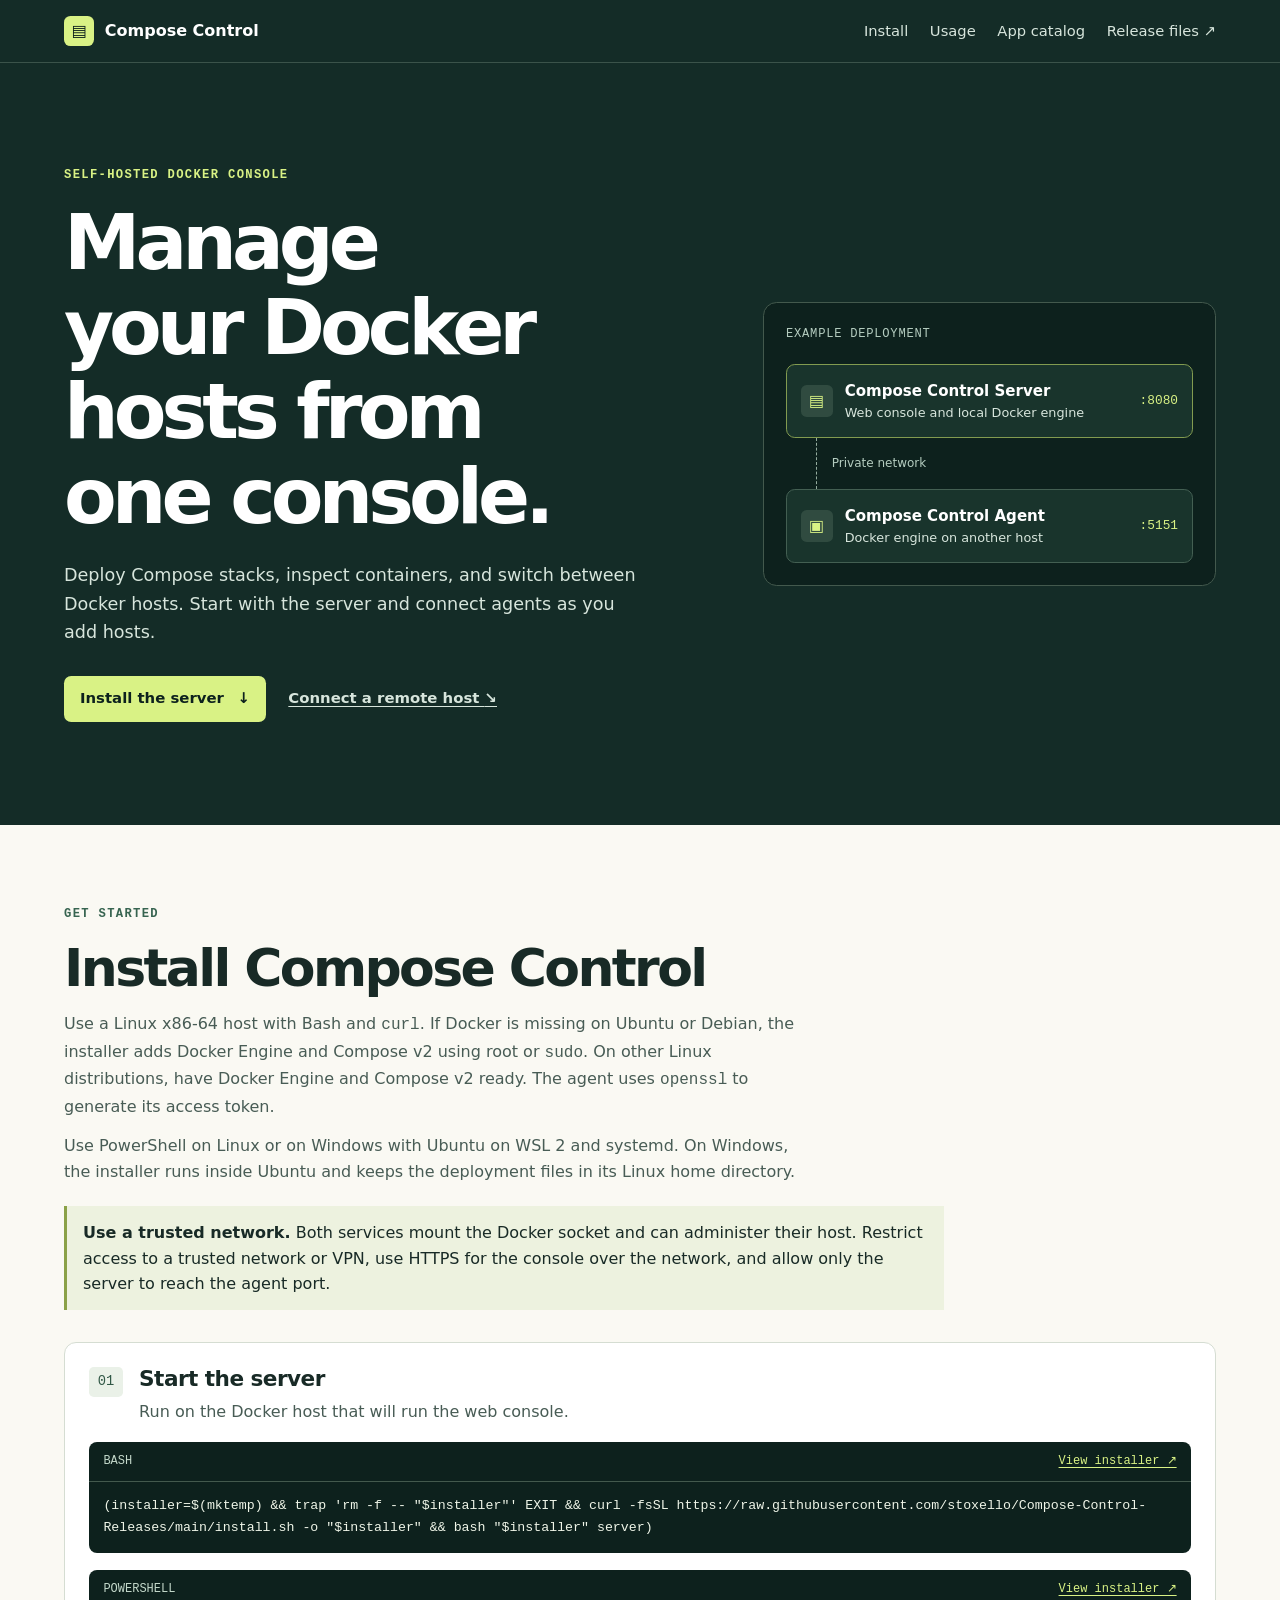
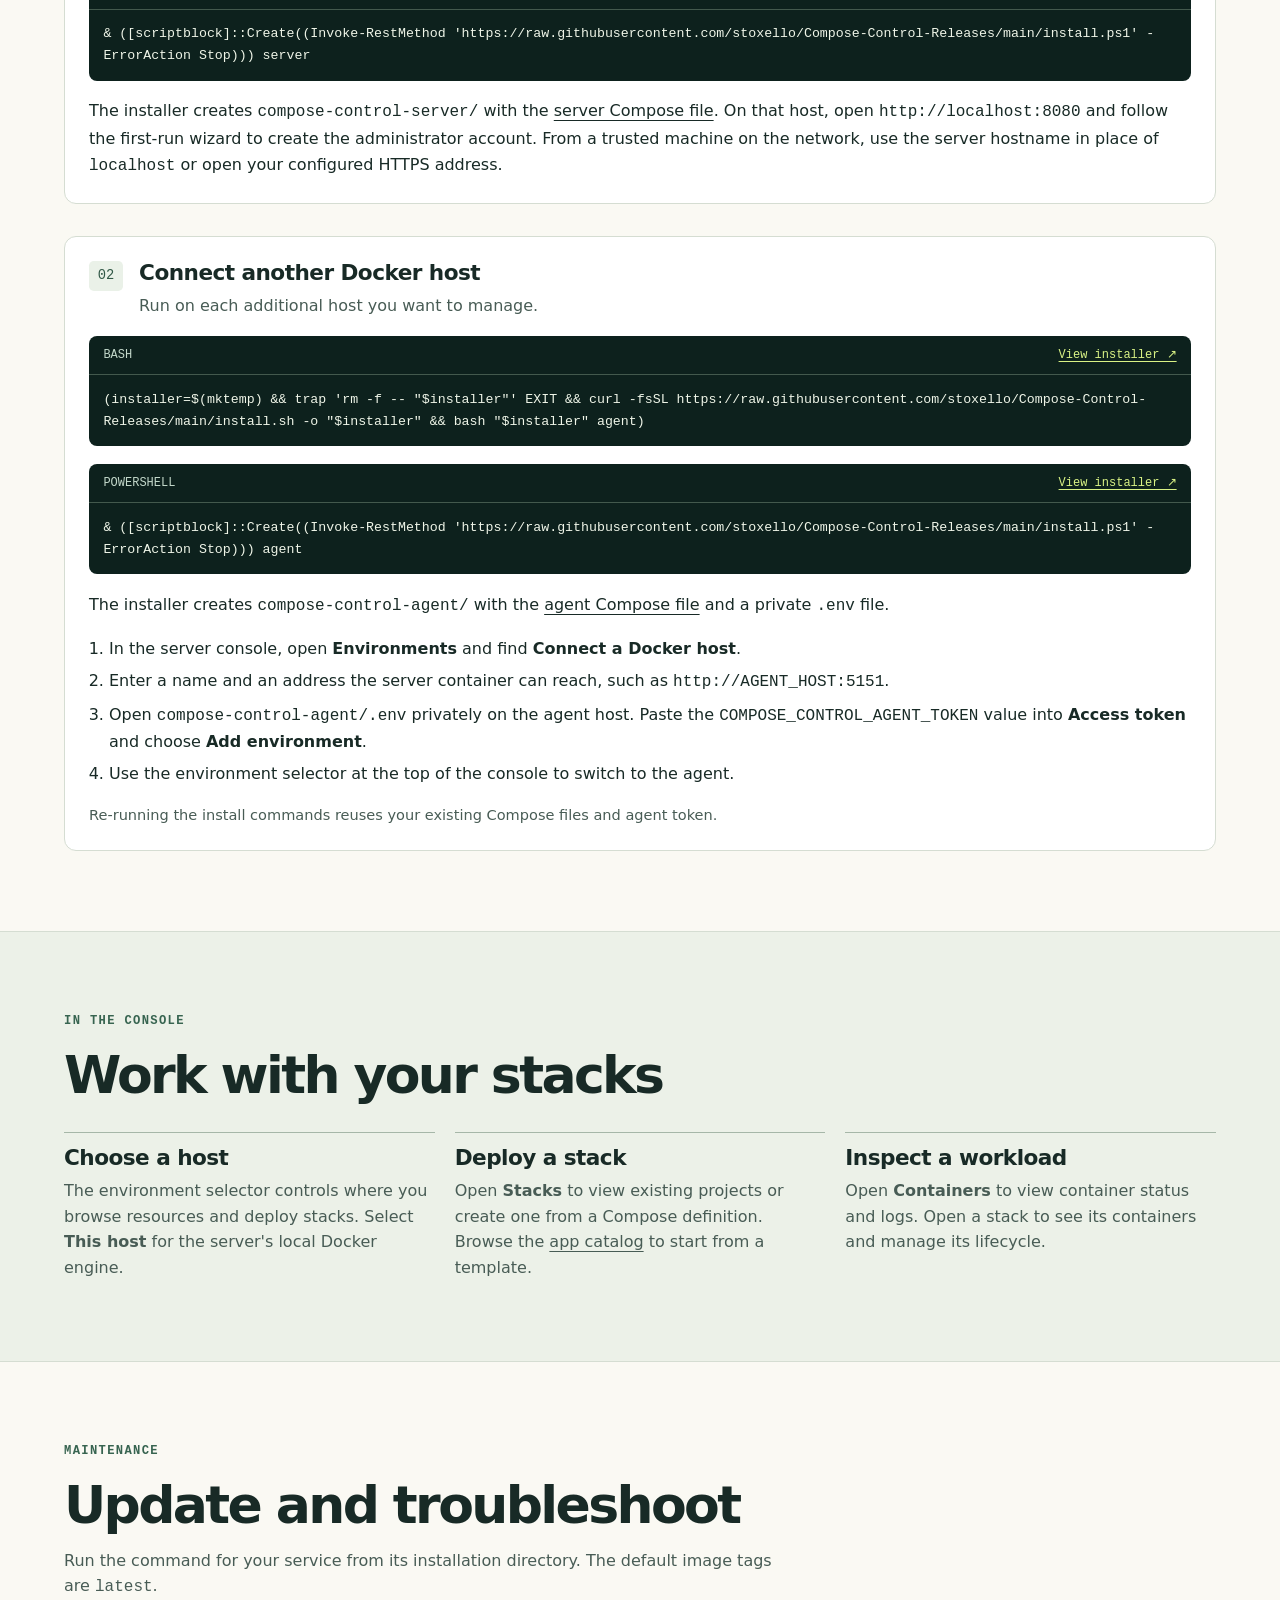
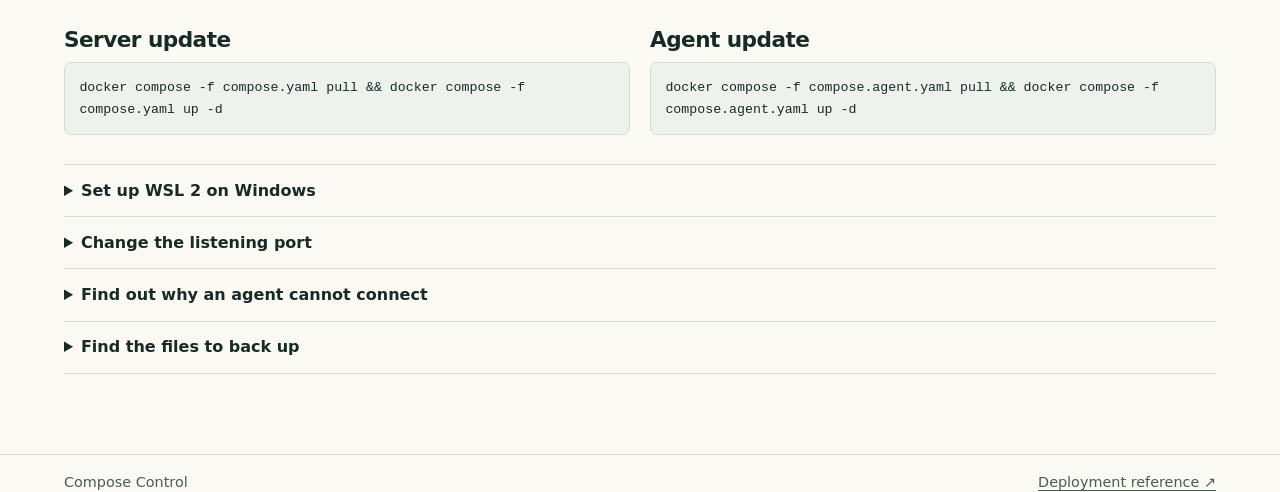
<file: docs/index.html>
<!doctype html>
<html lang="en">
<head>
  <meta charset="utf-8">
  <meta name="viewport" content="width=device-width, initial-scale=1">
  <meta name="description" content="Install Compose Control, a self-hosted web console for Docker and Docker Compose. Connect remote Docker hosts with Compose Control Agent.">
  <meta name="theme-color" content="#142c27">
  <title>Compose Control | Install and use</title>
  <link rel="stylesheet" href="style.css">
</head>
<body>
  <a class="skip-link" href="#main">Skip to content</a>
  <header class="site-header">
    <div class="wrap header-inner">
      <a class="brand" href="./"><span class="brand-mark" aria-hidden="true">▤</span> Compose Control</a>
      <nav aria-label="Main navigation">
        <a href="#install">Install</a>
        <a href="#use">Usage</a>
        <a href="catalog.html">App catalog</a>
        <a href="https://github.com/stoxello/Compose-Control-Releases">Release files <span aria-hidden="true">↗</span></a>
      </nav>
    </div>
  </header>

  <main id="main">
    <section class="hero">
      <div class="wrap hero-inner">
        <div>
          <p class="eyebrow">SELF-HOSTED DOCKER CONSOLE</p>
          <h1>Manage your Docker hosts from one console.</h1>
          <p class="hero-copy">Deploy Compose stacks, inspect containers, and switch between Docker hosts. Start with the server and connect agents as you add hosts.</p>
          <div class="hero-links">
            <a class="button" href="#server">Install the server <span aria-hidden="true">↓</span></a>
            <a class="text-link" href="#agent">Connect a remote host <span aria-hidden="true">↘</span></a>
          </div>
        </div>
        <figure class="topology">
          <figcaption>Example deployment</figcaption>
          <div class="node node-primary">
            <span class="node-icon" aria-hidden="true">▤</span>
            <div><strong>Compose Control Server</strong><small>Web console and local Docker engine</small></div>
            <code>:8080</code>
          </div>
          <div class="connector"><span>Private network</span></div>
          <div class="node">
            <span class="node-icon" aria-hidden="true">▣</span>
            <div><strong>Compose Control Agent</strong><small>Docker engine on another host</small></div>
            <code>:5151</code>
          </div>
        </figure>
      </div>
    </section>

    <section class="wrap content-section" id="install">
      <p class="eyebrow">GET STARTED</p>
      <h2>Install Compose Control</h2>
      <p class="intro">Use a Linux x86-64 host with Bash and <code>curl</code>. If Docker is missing on Ubuntu or Debian, the installer adds Docker Engine and Compose v2 using root or <code>sudo</code>. On other Linux distributions, have Docker Engine and Compose v2 ready. The agent uses <code>openssl</code> to generate its access token.</p>
      <p class="intro">Use PowerShell on Linux or on Windows with Ubuntu on WSL 2 and systemd. On Windows, the installer runs inside Ubuntu and keeps the deployment files in its Linux home directory.</p>
      <aside class="notice"><strong>Use a trusted network.</strong> Both services mount the Docker socket and can administer their host. Restrict access to a trusted network or VPN, use HTTPS for the console over the network, and allow only the server to reach the agent port.</aside>

      <article class="install-step" id="server">
        <div class="step-heading">
          <span class="step-number" aria-hidden="true">01</span>
          <div><h3>Start the server</h3><p>Run on the Docker host that will run the web console.</p></div>
        </div>
        <div class="command">
          <div class="command-heading"><span>BASH</span><a href="https://raw.githubusercontent.com/stoxello/Compose-Control-Releases/main/install.sh">View installer ↗</a></div>
          <pre tabindex="0" aria-label="Bash server install command"><code>(installer=$(mktemp) &amp;&amp; trap 'rm -f -- "$installer"' EXIT &amp;&amp; curl -fsSL https://raw.githubusercontent.com/stoxello/Compose-Control-Releases/main/install.sh -o "$installer" &amp;&amp; bash "$installer" server)</code></pre>
        </div>
        <div class="command">
          <div class="command-heading"><span>POWERSHELL</span><a href="https://raw.githubusercontent.com/stoxello/Compose-Control-Releases/main/install.ps1">View installer ↗</a></div>
          <pre tabindex="0" aria-label="PowerShell server install command"><code>&amp; ([scriptblock]::Create((Invoke-RestMethod 'https://raw.githubusercontent.com/stoxello/Compose-Control-Releases/main/install.ps1' -ErrorAction Stop))) server</code></pre>
        </div>
        <p>The installer creates <code>compose-control-server/</code> with the <a href="https://raw.githubusercontent.com/stoxello/Compose-Control-Releases/main/compose.yaml">server Compose file</a>. On that host, open <code>http://localhost:8080</code> and follow the first-run wizard to create the administrator account. From a trusted machine on the network, use the server hostname in place of <code>localhost</code> or open your configured HTTPS address.</p>
      </article>

      <article class="install-step" id="agent">
        <div class="step-heading">
          <span class="step-number" aria-hidden="true">02</span>
          <div><h3>Connect another Docker host</h3><p>Run on each additional host you want to manage.</p></div>
        </div>
        <div class="command">
          <div class="command-heading"><span>BASH</span><a href="https://raw.githubusercontent.com/stoxello/Compose-Control-Releases/main/install.sh">View installer ↗</a></div>
          <pre tabindex="0" aria-label="Bash agent install command"><code>(installer=$(mktemp) &amp;&amp; trap 'rm -f -- "$installer"' EXIT &amp;&amp; curl -fsSL https://raw.githubusercontent.com/stoxello/Compose-Control-Releases/main/install.sh -o "$installer" &amp;&amp; bash "$installer" agent)</code></pre>
        </div>
        <div class="command">
          <div class="command-heading"><span>POWERSHELL</span><a href="https://raw.githubusercontent.com/stoxello/Compose-Control-Releases/main/install.ps1">View installer ↗</a></div>
          <pre tabindex="0" aria-label="PowerShell agent install command"><code>&amp; ([scriptblock]::Create((Invoke-RestMethod 'https://raw.githubusercontent.com/stoxello/Compose-Control-Releases/main/install.ps1' -ErrorAction Stop))) agent</code></pre>
        </div>
        <p>The installer creates <code>compose-control-agent/</code> with the <a href="https://raw.githubusercontent.com/stoxello/Compose-Control-Releases/main/compose.agent.yaml">agent Compose file</a> and a private <code>.env</code> file.</p>
        <ol class="instructions">
          <li>In the server console, open <strong>Environments</strong> and find <strong>Connect a Docker host</strong>.</li>
          <li>Enter a name and an address the server container can reach, such as <code>http://AGENT_HOST:5151</code>.</li>
          <li>Open <code>compose-control-agent/.env</code> privately on the agent host. Paste the <code>COMPOSE_CONTROL_AGENT_TOKEN</code> value into <strong>Access token</strong> and choose <strong>Add environment</strong>.</li>
          <li>Use the environment selector at the top of the console to switch to the agent.</li>
        </ol>
        <p class="muted">Re-running the install commands reuses your existing Compose files and agent token.</p>
      </article>
    </section>

    <section class="usage-band" id="use">
      <div class="wrap content-section">
        <p class="eyebrow">IN THE CONSOLE</p>
        <h2>Work with your stacks</h2>
        <div class="usage-grid">
          <div><h3>Choose a host</h3><p>The environment selector controls where you browse resources and deploy stacks. Select <strong>This host</strong> for the server's local Docker engine.</p></div>
          <div><h3>Deploy a stack</h3><p>Open <strong>Stacks</strong> to view existing projects or create one from a Compose definition. Browse the <a href="catalog.html">app catalog</a> to start from a template.</p></div>
          <div><h3>Inspect a workload</h3><p>Open <strong>Containers</strong> to view container status and logs. Open a stack to see its containers and manage its lifecycle.</p></div>
        </div>
      </div>
    </section>

    <section class="wrap content-section" id="maintenance">
      <p class="eyebrow">MAINTENANCE</p>
      <h2>Update and troubleshoot</h2>
      <p class="intro">Run the command for your service from its installation directory. The default image tags are <code>latest</code>.</p>
      <div class="maintenance-grid">
        <div><h3>Server update</h3><pre tabindex="0" aria-label="Server update command"><code>docker compose -f compose.yaml pull &amp;&amp; docker compose -f compose.yaml up -d</code></pre></div>
        <div><h3>Agent update</h3><pre tabindex="0" aria-label="Agent update command"><code>docker compose -f compose.agent.yaml pull &amp;&amp; docker compose -f compose.agent.yaml up -d</code></pre></div>
      </div>
      <details>
        <summary>Set up WSL 2 on Windows</summary>
        <p>Install <a href="https://learn.microsoft.com/en-us/windows/wsl/install">Ubuntu on WSL 2</a> and verify that <a href="https://learn.microsoft.com/en-us/windows/wsl/systemd">systemd is enabled</a>. Run the PowerShell command on Windows. If you need to connect from another machine, configure <a href="https://learn.microsoft.com/en-us/windows/wsl/networking">WSL networking</a> for the server or agent port.</p>
      </details>
      <details>
        <summary>Change the listening port</summary>
        <p>Set <code>COMPOSE_CONTROL_PORT</code> for the server or <code>COMPOSE_CONTROL_AGENT_PORT</code> for the agent in the <code>.env</code> beside its Compose file. Run <code>docker compose -f FILE up -d</code> again with the corresponding filename and use the new port when connecting.</p>
      </details>
      <details>
        <summary>Find out why an agent cannot connect</summary>
        <p>Check <code>http://AGENT_HOST:5151/health</code> from the server's network. If the agent won't start, run <code>docker compose -f compose.agent.yaml logs --tail=100</code> in the agent directory. For authentication errors, check that the token in the console matches the agent's <code>.env</code>.</p>
      </details>
      <details>
        <summary>Find the files to back up</summary>
        <p>Preserve <code>data/</code>, <code>keys/</code>, and <code>stacks/</code> on the server. On each agent, preserve its <code>.env</code>, <code>agent-replicas/</code>, <code>agent-docker-config/</code>, and stacks root. Back up the volumes and bind mounts used by your deployed apps separately.</p>
      </details>
    </section>
  </main>

  <footer>
    <div class="wrap footer-inner">
      <span>Compose Control</span>
      <a href="https://github.com/stoxello/Compose-Control-Releases#readme">Deployment reference ↗</a>
    </div>
  </footer>
</body>
</html>
</file>
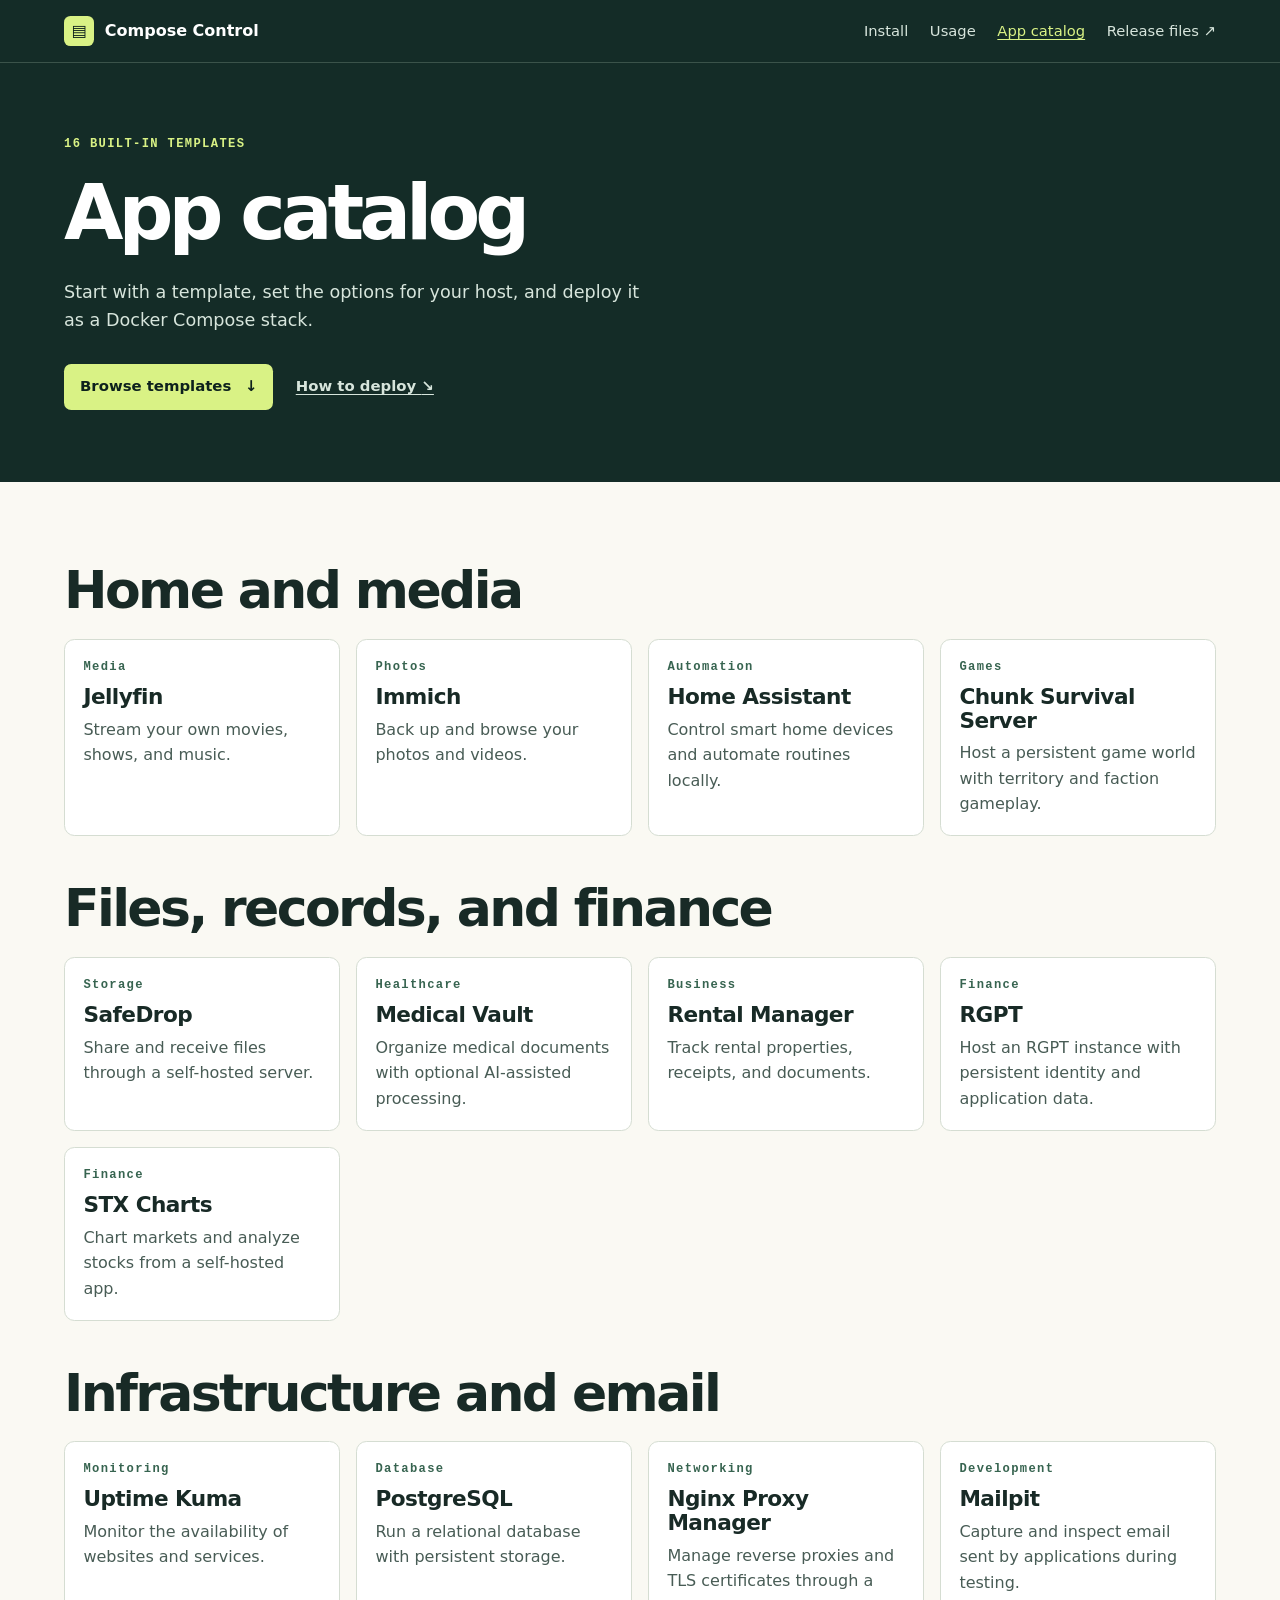
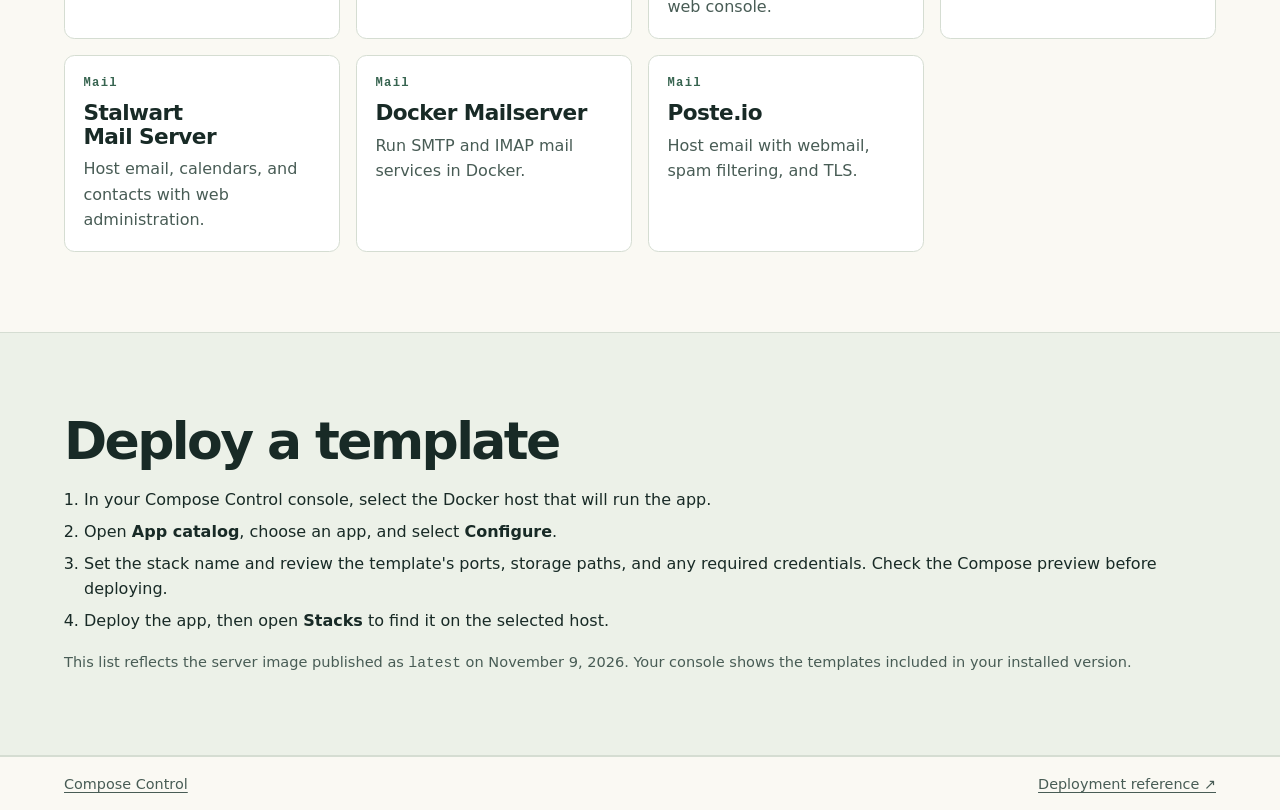
<file: docs/catalog.html>
<!doctype html>
<html lang="en">
<head>
  <meta charset="utf-8">
  <meta name="viewport" content="width=device-width, initial-scale=1">
  <meta name="description" content="Browse the built-in app templates in Compose Control and learn how to deploy one as a Docker Compose stack.">
  <meta name="theme-color" content="#142c27">
  <title>App catalog | Compose Control</title>
  <link rel="stylesheet" href="style.css">
</head>
<body>
  <a class="skip-link" href="#main">Skip to content</a>
  <header class="site-header">
    <div class="wrap header-inner">
      <a class="brand" href="./"><span class="brand-mark" aria-hidden="true">▤</span> Compose Control</a>
      <nav aria-label="Main navigation">
        <a href="./#install">Install</a>
        <a href="./#use">Usage</a>
        <a href="catalog.html" aria-current="page">App catalog</a>
        <a href="https://github.com/stoxello/Compose-Control-Releases">Release files <span aria-hidden="true">↗</span></a>
      </nav>
    </div>
  </header>

  <main id="main">
    <section class="hero">
      <div class="wrap catalog-hero">
        <p class="eyebrow">16 BUILT-IN TEMPLATES</p>
        <h1>App catalog</h1>
        <p class="hero-copy">Start with a template, set the options for your host, and deploy it as a Docker Compose stack.</p>
        <div class="hero-links">
          <a class="button" href="#templates">Browse templates <span aria-hidden="true">↓</span></a>
          <a class="text-link" href="#deploy">How to deploy <span aria-hidden="true">↘</span></a>
        </div>
      </div>
    </section>

    <div class="wrap content-section" id="templates">
      <section class="catalog-group" aria-labelledby="home-apps">
        <h2 id="home-apps">Home and media</h2>
        <ul class="catalog-grid" role="list">
          <li><p class="eyebrow">Media</p><h3>Jellyfin</h3><p>Stream your own movies, shows, and music.</p></li>
          <li><p class="eyebrow">Photos</p><h3>Immich</h3><p>Back up and browse your photos and videos.</p></li>
          <li><p class="eyebrow">Automation</p><h3>Home Assistant</h3><p>Control smart home devices and automate routines locally.</p></li>
          <li><p class="eyebrow">Games</p><h3>Chunk Survival Server</h3><p>Host a persistent game world with territory and faction gameplay.</p></li>
        </ul>
      </section>

      <section class="catalog-group" aria-labelledby="data-apps">
        <h2 id="data-apps">Files, records, and finance</h2>
        <ul class="catalog-grid" role="list">
          <li><p class="eyebrow">Storage</p><h3>SafeDrop</h3><p>Share and receive files through a self-hosted server.</p></li>
          <li><p class="eyebrow">Healthcare</p><h3>Medical Vault</h3><p>Organize medical documents with optional AI-assisted processing.</p></li>
          <li><p class="eyebrow">Business</p><h3>Rental Manager</h3><p>Track rental properties, receipts, and documents.</p></li>
          <li><p class="eyebrow">Finance</p><h3>RGPT</h3><p>Host an RGPT instance with persistent identity and application data.</p></li>
          <li><p class="eyebrow">Finance</p><h3>STX Charts</h3><p>Chart markets and analyze stocks from a self-hosted app.</p></li>
        </ul>
      </section>

      <section class="catalog-group" aria-labelledby="infra-apps">
        <h2 id="infra-apps">Infrastructure and email</h2>
        <ul class="catalog-grid" role="list">
          <li><p class="eyebrow">Monitoring</p><h3>Uptime Kuma</h3><p>Monitor the availability of websites and services.</p></li>
          <li><p class="eyebrow">Database</p><h3>PostgreSQL</h3><p>Run a relational database with persistent storage.</p></li>
          <li><p class="eyebrow">Networking</p><h3>Nginx Proxy Manager</h3><p>Manage reverse proxies and TLS certificates through a web console.</p></li>
          <li><p class="eyebrow">Development</p><h3>Mailpit</h3><p>Capture and inspect email sent by applications during testing.</p></li>
          <li><p class="eyebrow">Mail</p><h3>Stalwart Mail Server</h3><p>Host email, calendars, and contacts with web administration.</p></li>
          <li><p class="eyebrow">Mail</p><h3>Docker Mailserver</h3><p>Run SMTP and IMAP mail services in Docker.</p></li>
          <li><p class="eyebrow">Mail</p><h3>Poste.io</h3><p>Host email with webmail, spam filtering, and TLS.</p></li>
        </ul>
      </section>
    </div>

    <section class="usage-band" id="deploy">
      <div class="wrap content-section">
        <h2>Deploy a template</h2>
        <ol class="instructions">
          <li>In your Compose Control console, select the Docker host that will run the app.</li>
          <li>Open <strong>App catalog</strong>, choose an app, and select <strong>Configure</strong>.</li>
          <li>Set the stack name and review the template's ports, storage paths, and any required credentials. Check the Compose preview before deploying.</li>
          <li>Deploy the app, then open <strong>Stacks</strong> to find it on the selected host.</li>
        </ol>
        <p class="muted">This list reflects the server image published as <code>latest</code> on <time datetime="2026-11-09">November 9, 2026</time>. Your console shows the templates included in your installed version.</p>
      </div>
    </section>
  </main>

  <footer>
    <div class="wrap footer-inner">
      <a href="./">Compose Control</a>
      <a href="https://github.com/stoxello/Compose-Control-Releases#readme">Deployment reference ↗</a>
    </div>
  </footer>
</body>
</html>
</file>
<file: docs/style.css>
:root {
  color-scheme: light;
  --paper: #faf9f3;
  --ink: #182a26;
  --muted: #485c55;
  --line: #d5ddd2;
  --forest: #142c27;
  --forest-deep: #0d211d;
  --light: #d7e5dc;
  --lime: #d9f285;
  font-family: system-ui, sans-serif;
}

*, *::before, *::after { box-sizing: border-box; }
body { margin: 0; background: var(--paper); color: var(--ink); line-height: 1.6; }
h1, h2, h3, p, figure { margin: 0; }
h1, h2, h3 { line-height: 1.1; text-wrap: balance; }
h1 { font-size: clamp(2.8rem, 6vw, 5.35rem); letter-spacing: -.065em; }
h2 { font-size: clamp(2rem, 4.5vw, 3.25rem); letter-spacing: -.05em; }
h3 { font-size: 1.35rem; letter-spacing: -.025em; }
a { color: inherit; text-underline-offset: .22em; }
a:hover { text-decoration-thickness: 2px; }
:focus-visible { outline: 2px solid #3c876d; outline-offset: 4px; }
code, pre, .eyebrow, .step-number, .command-heading, figcaption {
  font-family: ui-monospace, "Cascadia Code", Consolas, monospace;
}
:not(pre) > code { overflow-wrap: anywhere; }
.wrap { width: min(72rem, calc(100% - 3rem)); margin-inline: auto; }
.skip-link { position: absolute; left: 1rem; top: 1rem; padding: .5rem 1rem; background: var(--lime); color: var(--ink); transform: translateY(-200%); z-index: 1; }
.skip-link:focus { transform: none; }

.site-header, .hero { background: var(--forest); color: #fff; }
.site-header { border-bottom: 1px solid #3b534a; }
.header-inner, .footer-inner { display: flex; align-items: center; justify-content: space-between; flex-wrap: wrap; gap: .75rem 1.5rem; padding-block: 1rem; }
.brand { display: inline-flex; align-items: center; gap: .65rem; text-decoration: none; font-weight: 750; }
.brand-mark { display: grid; place-items: center; width: 1.9rem; height: 1.9rem; border-radius: .4rem; background: var(--lime); color: var(--forest-deep); }
nav { display: flex; flex-wrap: wrap; gap: .5rem 1.35rem; font-size: .92rem; color: var(--light); }
nav a { text-decoration: none; }
nav a:hover { text-decoration: underline; }
nav a[aria-current="page"] { color: var(--lime); text-decoration: underline; }
.site-header :focus-visible, .hero :focus-visible, .command :focus-visible { outline-color: var(--lime); }
.hero-inner { display: grid; grid-template-columns: 1.4fr 1fr; align-items: center; gap: clamp(2rem, 5vw, 4.5rem); padding-block: clamp(3.5rem, 8vw, 7rem); }
.eyebrow { margin-bottom: 1rem; color: #376450; font-size: .76rem; font-weight: 700; letter-spacing: .11em; }
.hero .eyebrow { color: var(--lime); }
.hero-copy { max-width: 36rem; margin-top: 1.4rem; color: var(--light); font-size: 1.1rem; }
.hero-links { display: flex; flex-wrap: wrap; align-items: center; gap: .9rem 1.4rem; margin-top: 1.85rem; font-size: .93rem; font-weight: 700; }
.button { display: inline-flex; align-items: center; gap: .85rem; padding: .72rem 1rem; border-radius: .45rem; background: var(--lime); color: var(--forest-deep); text-decoration: none; }
.button:hover { background: #eaf9b2; }
.text-link { color: var(--light); }

.topology { min-width: 0; padding: 1.4rem; background: var(--forest-deep); border: 1px solid #43594d; border-radius: .85rem; }
figcaption { margin-bottom: 1.2rem; color: #b5cdc0; font-size: .76rem; letter-spacing: .06em; text-transform: uppercase; }
.node { display: grid; grid-template-columns: auto minmax(0, 1fr) auto; align-items: center; gap: .75rem; padding: .85rem; background: #19342c; border: 1px solid #435f52; border-radius: .55rem; }
.node-primary { border-color: #829b50; }
.node-icon { display: grid; place-items: center; width: 2rem; height: 2rem; background: #304b40; color: var(--lime); border-radius: .35rem; }
.node strong, .node small { display: block; }
.node strong { font-size: .94rem; }
.node small { color: var(--light); font-size: .8rem; }
.node code { color: var(--lime); font-size: .8rem; }
.connector { display: flex; align-items: center; gap: .9rem; height: 3.2rem; margin-left: 1.9rem; color: #b5cdc0; font-size: .75rem; }
.connector::before { content: ""; align-self: stretch; border-left: 1px dashed #94ac9e; }

.content-section { padding-block: clamp(3rem, 7vw, 5rem); }
.intro { max-width: 46rem; margin-top: .85rem; color: var(--muted); }
.notice { max-width: 55rem; margin-top: 1.4rem; padding: .85rem 1rem; border-left: 3px solid #8aa147; background: #edf2df; }
.install-step { margin-top: 2rem; padding: 1.5rem; background: #fff; border: 1px solid var(--line); border-radius: .75rem; }
.step-heading { display: flex; align-items: flex-start; gap: 1rem; }
.step-heading p, .usage-grid p { margin-top: .5rem; color: var(--muted); }
.step-number { padding: .25rem .55rem; background: #eaf1e8; color: #315846; border-radius: .3rem; font-size: .86rem; }
.command { margin-block: 1.1rem; color: #eff5e8; background: var(--forest-deep); border-radius: .5rem; }
.command-heading { display: flex; flex-wrap: wrap; justify-content: space-between; gap: .25rem 1rem; padding: .6rem .9rem; border-bottom: 1px solid #43594d; color: #c3d8ca; font-size: .75rem; }
.command-heading a { color: var(--lime); }
pre { margin: 0; padding: .85rem .9rem; font-size: .83rem; line-height: 1.65; white-space: pre-wrap; overflow-wrap: anywhere; }
.instructions { display: grid; gap: .4rem; padding-left: 1.25rem; }
.muted { color: var(--muted); font-size: .91rem; }

.usage-band { background: #ecf1e8; border-block: 1px solid var(--line); }
.usage-grid, .maintenance-grid { display: grid; grid-template-columns: repeat(3, minmax(0, 1fr)); gap: 1.25rem; margin-top: 1.7rem; }
.usage-grid > div { padding-top: .85rem; border-top: 1px solid #a6b7a8; }
.catalog-hero { padding-block: clamp(2.5rem, 6vw, 4.5rem); }
.catalog-group + .catalog-group { margin-top: 2.75rem; }
.catalog-grid { display: grid; grid-template-columns: repeat(auto-fit, minmax(min(100%, 15rem), 1fr)); gap: 1rem; margin: 1.2rem 0 0; padding: 0; list-style: none; }
.catalog-grid > li { padding: 1.15rem; border: 1px solid var(--line); border-radius: .65rem; background: #fff; }
.catalog-grid .eyebrow { margin-bottom: .45rem; }
.catalog-grid h3 + p { margin-top: .5rem; color: var(--muted); }
.maintenance-grid { grid-template-columns: repeat(2, minmax(0, 1fr)); margin-bottom: 1.8rem; }
.maintenance-grid pre { margin-top: .65rem; background: #edf2ed; border: 1px solid var(--line); border-radius: .45rem; }
details { border-top: 1px solid var(--line); padding-block: .8rem; }
details:last-child { border-bottom: 1px solid var(--line); }
summary { cursor: pointer; font-weight: 700; }
details p { max-width: 50rem; margin-top: .5rem; color: var(--muted); }
footer { border-top: 1px solid var(--line); color: var(--muted); font-size: .9rem; }

@media (max-width: 52rem) {
  .hero-inner { grid-template-columns: 1fr; }
  .topology { width: min(100%, 28rem); }
}

@media (max-width: 38rem) {
  .wrap { width: calc(100% - 2rem); }
  .usage-grid, .maintenance-grid { grid-template-columns: 1fr; }
  .topology, .install-step { padding: 1rem; }
  .node { gap: .5rem; padding: .65rem; }
  .node-icon { width: 1.5rem; height: 1.5rem; }
}
</file>
